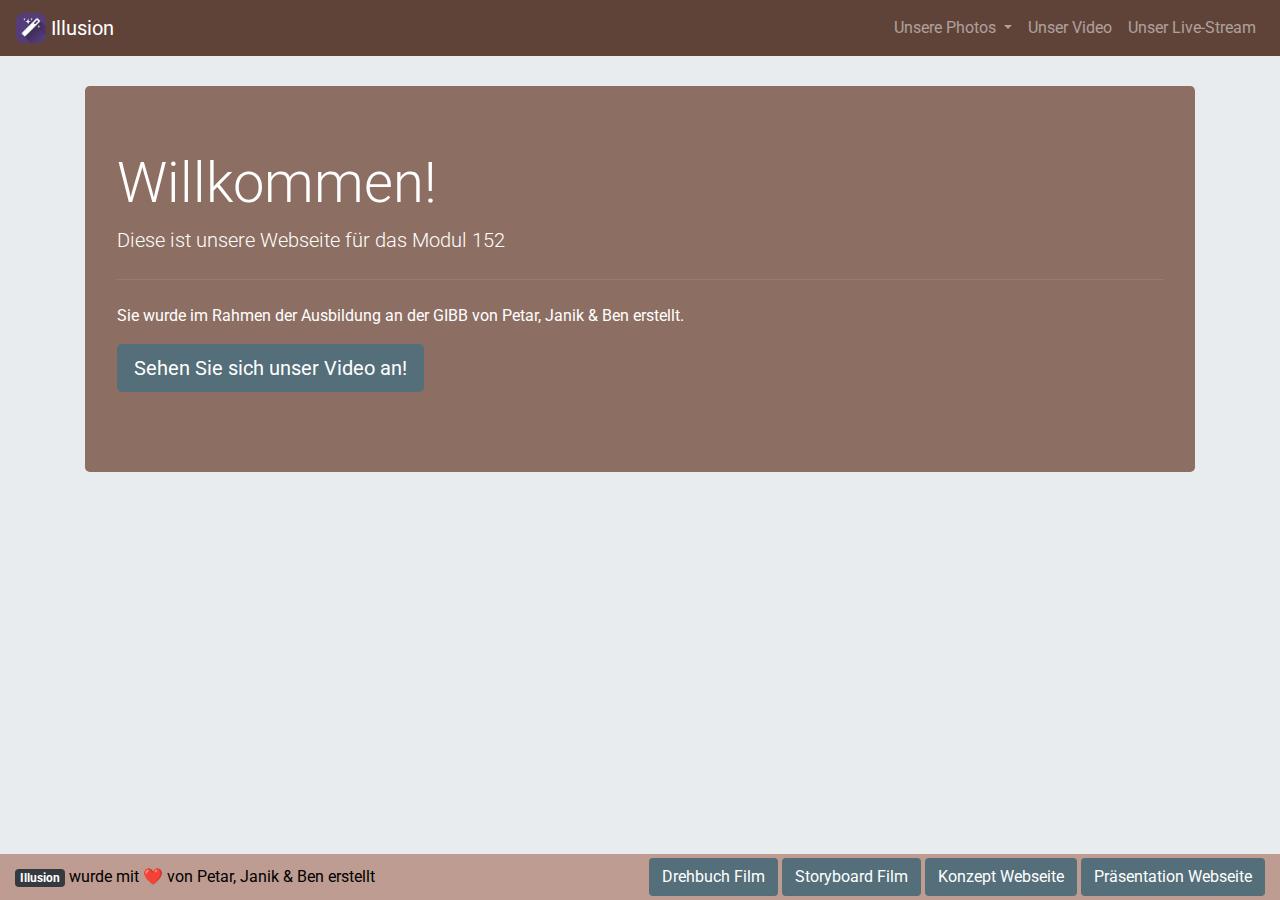
<file: index.html>
<!DOCTYPE html>
<html lang="de-CH">
<head>
  <meta charset="UTF-8">
  <meta name="viewport" content="width=device-width, initial-scale=1, shrink-to-fit=no, user-scalable=no">

  <link rel="apple-touch-icon" sizes="57x57" href="assets/favicon/apple-icon-57x57.png">
  <link rel="apple-touch-icon" sizes="60x60" href="assets/favicon/apple-icon-60x60.png">
  <link rel="apple-touch-icon" sizes="72x72" href="assets/favicon/apple-icon-72x72.png">
  <link rel="apple-touch-icon" sizes="76x76" href="assets/favicon/apple-icon-76x76.png">
  <link rel="apple-touch-icon" sizes="114x114" href="assets/favicon/apple-icon-114x114.png">
  <link rel="apple-touch-icon" sizes="120x120" href="assets/favicon/apple-icon-120x120.png">
  <link rel="apple-touch-icon" sizes="144x144" href="assets/favicon/apple-icon-144x144.png">
  <link rel="apple-touch-icon" sizes="152x152" href="assets/favicon/apple-icon-152x152.png">
  <link rel="apple-touch-icon" sizes="180x180" href="assets/favicon/apple-icon-180x180.png">
  <link rel="icon" type="image/png" sizes="192x192" href="assets/favicon/android-icon-192x192.png">
  <link rel="icon" type="image/png" sizes="32x32" href="assets/favicon/favicon-32x32.png">
  <link rel="icon" type="image/png" sizes="96x96" href="assets/favicon/favicon-96x96.png">
  <link rel="icon" type="image/png" sizes="16x16" href="assets/favicon/favicon-16x16.png">
  <link rel="manifest" href="assets/favicon/manifest.json">
  <meta name="msapplication-TileColor" content="#ffffff">
  <meta name="msapplication-TileImage" content="/ms-icon-144x144.png">
  <meta name="theme-color" content="#ffffff">

  <title>Illusion | Startseite</title>

  <!-- Bootstrap 4 CSS -->
  <link rel="stylesheet" href="https://maxcdn.bootstrapcdn.com/bootstrap/4.0.0/css/bootstrap.min.css"
        integrity="sha384-Gn5384xqQ1aoWXA+058RXPxPg6fy4IWvTNh0E263XmFcJlSAwiGgFAW/dAiS6JXm" crossorigin="anonymous">

  <!-- Font -->
  <link href="https://fonts.googleapis.com/css?family=Open+Sans|Roboto" rel="stylesheet">

  <!-- Own CSS -->
  <link rel="stylesheet" href="assets/css/style.css">
</head>
<body>

<nav class="navbar navbar-expand-lg sticky-top navbar-dark primary dark">
  <a class="navbar-brand" href=".">
    <img src="assets/img/logo.png" width="30" height="30" class="d-inline-block align-top" alt="Illusion Logo">
    Illusion
  </a>

  <button class="navbar-toggler" type="button" data-toggle="collapse" data-target="#navbarNav" aria-controls="navbarNav"
          aria-expanded="false" aria-label="Toggle navigation">
    <span class="navbar-toggler-icon"></span>
  </button>

  <div class="collapse navbar-collapse justify-content-end" id="navbarNav">
    <ul class="navbar-nav">
      <li class="nav-item dropdown">
        <a class="nav-link dropdown-toggle" href="#" id="navbarDropdownMenuLink" data-toggle="dropdown"
           aria-haspopup="true" aria-expanded="false">
          Unsere Photos
        </a>
        <div class="dropdown-menu" aria-labelledby="navbarDropdownMenuLink">
          <a class="dropdown-item" href="photos/petar">Petars Fotos</a>
          <a class="dropdown-item" href="photos/janik">Janiks Fotos</a>
          <a class="dropdown-item" href="photos/ben">Bens Fotos</a>
        </div>
      </li>
      <li class="nav-item">
        <a class="nav-link" href="video">Unser Video</a>
      </li>
      <li class="nav-item">
        <a class="nav-link" href="live-stream">Unser Live-Stream</a>
      </li>
    </ul>
  </div>
</nav>

<div class="main container">
  <div class="jumbotron primary">
    <h1 class="display-4">Willkommen!</h1>
    <p class="lead">Diese ist unsere Webseite für das Modul 152</p>
    <hr class="my-4">
    <p>Sie wurde im Rahmen der Ausbildung an der GIBB von Petar, Janik & Ben erstellt.</p>
    <p class="lead">
      <a class="btn secondary btn-lg" href="video" role="button">
        Sehen Sie sich unser Video an!
      </a>
    </p>
  </div>
</div>

<footer class="container primary light">
  <span class="footer-text">
    <a href="." class="badge badge-dark">Illusion</a> wurde mit ❤️ von Petar, Janik & Ben erstellt
  </span>
  <div class="btn-footer-group">
    <a class="btn secondary btn-footer my-1" href="assets/document/drehbuch.pdf">Drehbuch Film</a>
    <a class="btn secondary btn-footer my-1" href="assets/document/storyboard.pdf">Storyboard Film</a>
    <a class="btn secondary btn-footer my-1" href="assets/document/konzept.pdf">Konzept Webseite</a>
    <a class="btn secondary btn-footer my-1" href="">Präsentation Webseite</a>
  </div>
</footer>

<!-- JQuery & Bootstrap 4 JS -->
<script src="https://code.jquery.com/jquery-3.2.1.slim.min.js"
        integrity="sha384-KJ3o2DKtIkvYIK3UENzmM7KCkRr/rE9/Qpg6aAZGJwFDMVNA/GpGFF93hXpG5KkN"
        crossorigin="anonymous"></script>
<script src="https://maxcdn.bootstrapcdn.com/bootstrap/4.0.0/js/bootstrap.min.js"
        integrity="sha384-JZR6Spejh4U02d8jOt6vLEHfe/JQGiRRSQQxSfFWpi1MquVdAyjUar5+76PVCmYl"
        crossorigin="anonymous"></script>

</body>
</html>
</file>
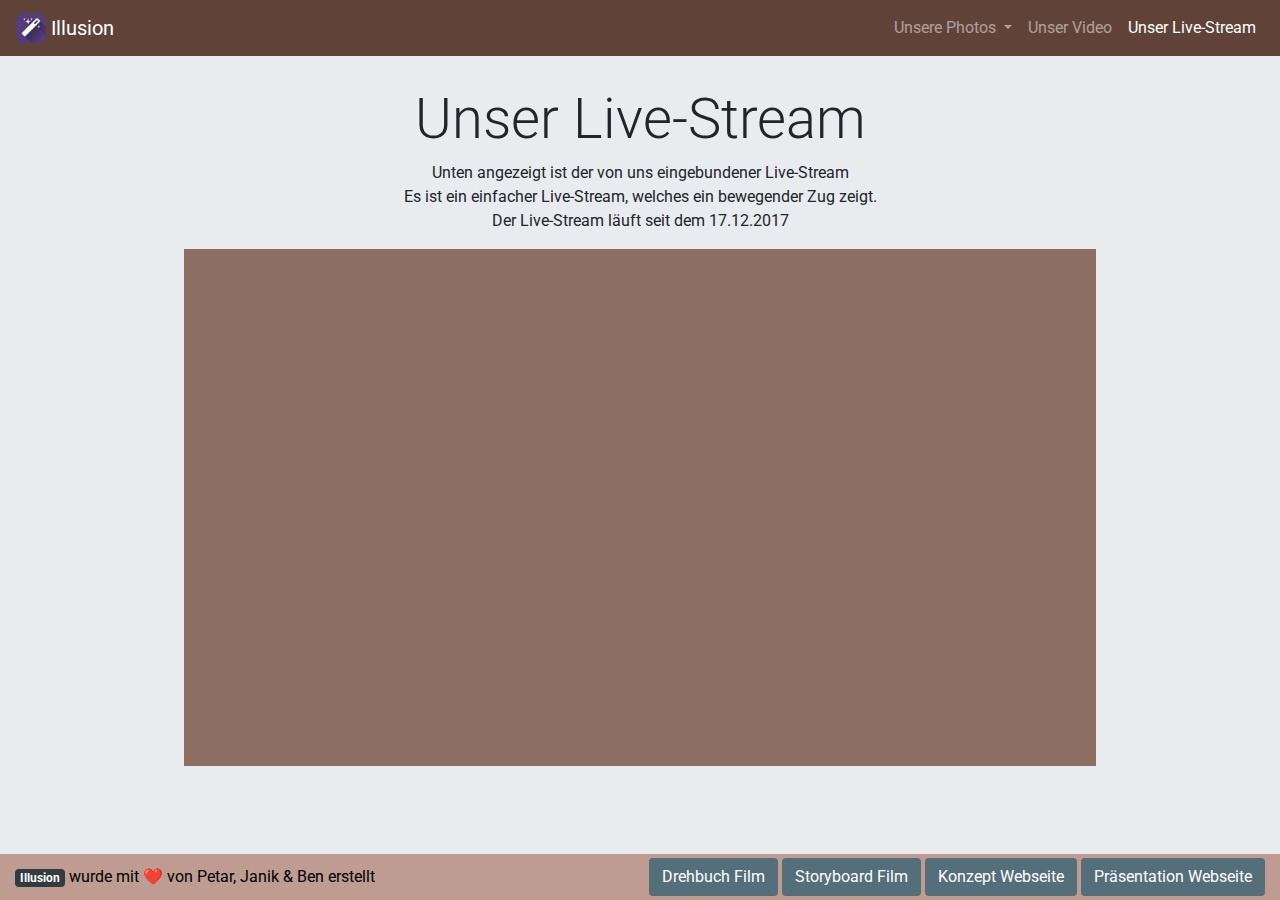
<file: live-stream/index.html>
<!DOCTYPE html>
<html lang="de-CH">
<head>
  <meta charset="UTF-8">
  <meta name="viewport" content="width=device-width, initial-scale=1, shrink-to-fit=no, user-scalable=no">

  <link rel="apple-touch-icon" sizes="57x57" href="../assets/favicon/apple-icon-57x57.png">
  <link rel="apple-touch-icon" sizes="60x60" href="../assets/favicon/apple-icon-60x60.png">
  <link rel="apple-touch-icon" sizes="72x72" href="../assets/favicon/apple-icon-72x72.png">
  <link rel="apple-touch-icon" sizes="76x76" href="../assets/favicon/apple-icon-76x76.png">
  <link rel="apple-touch-icon" sizes="114x114" href="../assets/favicon/apple-icon-114x114.png">
  <link rel="apple-touch-icon" sizes="120x120" href="../assets/favicon/apple-icon-120x120.png">
  <link rel="apple-touch-icon" sizes="144x144" href="../assets/favicon/apple-icon-144x144.png">
  <link rel="apple-touch-icon" sizes="152x152" href="../assets/favicon/apple-icon-152x152.png">
  <link rel="apple-touch-icon" sizes="180x180" href="../assets/favicon/apple-icon-180x180.png">
  <link rel="icon" type="image/png" sizes="192x192" href="../assets/favicon/android-icon-192x192.png">
  <link rel="icon" type="image/png" sizes="32x32" href="../assets/favicon/favicon-32x32.png">
  <link rel="icon" type="image/png" sizes="96x96" href="../assets/favicon/favicon-96x96.png">
  <link rel="icon" type="image/png" sizes="16x16" href="../assets/favicon/favicon-16x16.png">
  <link rel="manifest" href="../assets/favicon/manifest.json">
  <meta name="msapplication-TileColor" content="#ffffff">
  <meta name="msapplication-TileImage" content="/ms-icon-144x144.png">
  <meta name="theme-color" content="#ffffff">

  <title>Illusion | Live-Stream</title>

  <!-- Bootstrap 4 CSS -->
  <link rel="stylesheet" href="https://maxcdn.bootstrapcdn.com/bootstrap/4.0.0/css/bootstrap.min.css"
        integrity="sha384-Gn5384xqQ1aoWXA+058RXPxPg6fy4IWvTNh0E263XmFcJlSAwiGgFAW/dAiS6JXm" crossorigin="anonymous">

  <!-- Font -->
  <link href="https://fonts.googleapis.com/css?family=Open+Sans|Roboto" rel="stylesheet">

  <!-- Own CSS -->
  <link rel="stylesheet" href="../assets/css/style.css">
</head>
<body>

<nav class="navbar navbar-expand-lg sticky-top navbar-dark primary dark">
  <a class="navbar-brand" href="../">
    <img src="../assets/img/logo.png" width="30" height="30" class="d-inline-block align-top" alt="Illusion Logo">
    Illusion
  </a>

  <button class="navbar-toggler" type="button" data-toggle="collapse" data-target="#navbarNav" aria-controls="navbarNav"
          aria-expanded="false" aria-label="Toggle navigation">
    <span class="navbar-toggler-icon"></span>
  </button>

  <div class="collapse navbar-collapse justify-content-end" id="navbarNav">
    <ul class="navbar-nav">
      <li class="nav-item dropdown">
        <a class="nav-link dropdown-toggle" href="#" id="navbarDropdownMenuLink" data-toggle="dropdown"
           aria-haspopup="true" aria-expanded="false">
          Unsere Photos
        </a>
        <div class="dropdown-menu" aria-labelledby="navbarDropdownMenuLink">
          <a class="dropdown-item" href="../photos/petar">Petars Fotos</a>
          <a class="dropdown-item" href="../photos/janik">Janiks Fotos</a>
          <a class="dropdown-item" href="../photos/ben">Bens Fotos</a>
        </div>
      </li>
      <li class="nav-item">
        <a class="nav-link" href="../video">Unser Video</a>
      </li>
      <li class="nav-item">
        <a class="nav-link active" href="../live-stream">Unser Live-Stream</a>
      </li>
    </ul>
  </div>
</nav>

<div class="main container">
  <div class="row">
    <h1 class="display-4 col-12 text-center">Unser Live-Stream</h1>
    <p class="col-12 text-center">
      Unten angezeigt ist der von uns eingebundener Live-Stream <br>
      Es ist ein einfacher Live-Stream, welches ein bewegender Zug zeigt. <br>
      Der Live-Stream läuft seit dem 17.12.2017
    </p>

    <div class="video-container p-1 primary mx-auto">
    <iframe class="video" src="https://www.youtube.com/embed/qghQ5eKGcyE?rel=0&amp;showinfo=0" frameborder="0"
            allow="autoplay; encrypted-media" allowfullscreen></iframe>
    </div>
  </div>
</div>

<footer class="container primary light">
  <span class="footer-text">
    <a href="../" class="badge badge-dark">Illusion</a> wurde mit ❤️ von Petar, Janik & Ben erstellt
  </span>
  <div class="btn-footer-group">
    <a class="btn secondary btn-footer my-1" href="../assets/document/drehbuch.pdf">Drehbuch Film</a>
    <a class="btn secondary btn-footer my-1" href="../assets/document/storyboard.pdf">Storyboard Film</a>
    <a class="btn secondary btn-footer my-1" href="../assets/document/konzept.pdf">Konzept Webseite</a>
    <a class="btn secondary btn-footer my-1" href="">Präsentation Webseite</a>
  </div>
</footer>

<!-- JQuery & Bootstrap 4 JS -->
<script src="https://code.jquery.com/jquery-3.2.1.slim.min.js"
        integrity="sha384-KJ3o2DKtIkvYIK3UENzmM7KCkRr/rE9/Qpg6aAZGJwFDMVNA/GpGFF93hXpG5KkN"
        crossorigin="anonymous"></script>
<script src="https://maxcdn.bootstrapcdn.com/bootstrap/4.0.0/js/bootstrap.min.js"
        integrity="sha384-JZR6Spejh4U02d8jOt6vLEHfe/JQGiRRSQQxSfFWpi1MquVdAyjUar5+76PVCmYl"
        crossorigin="anonymous"></script>

</body>
</html>
</file>
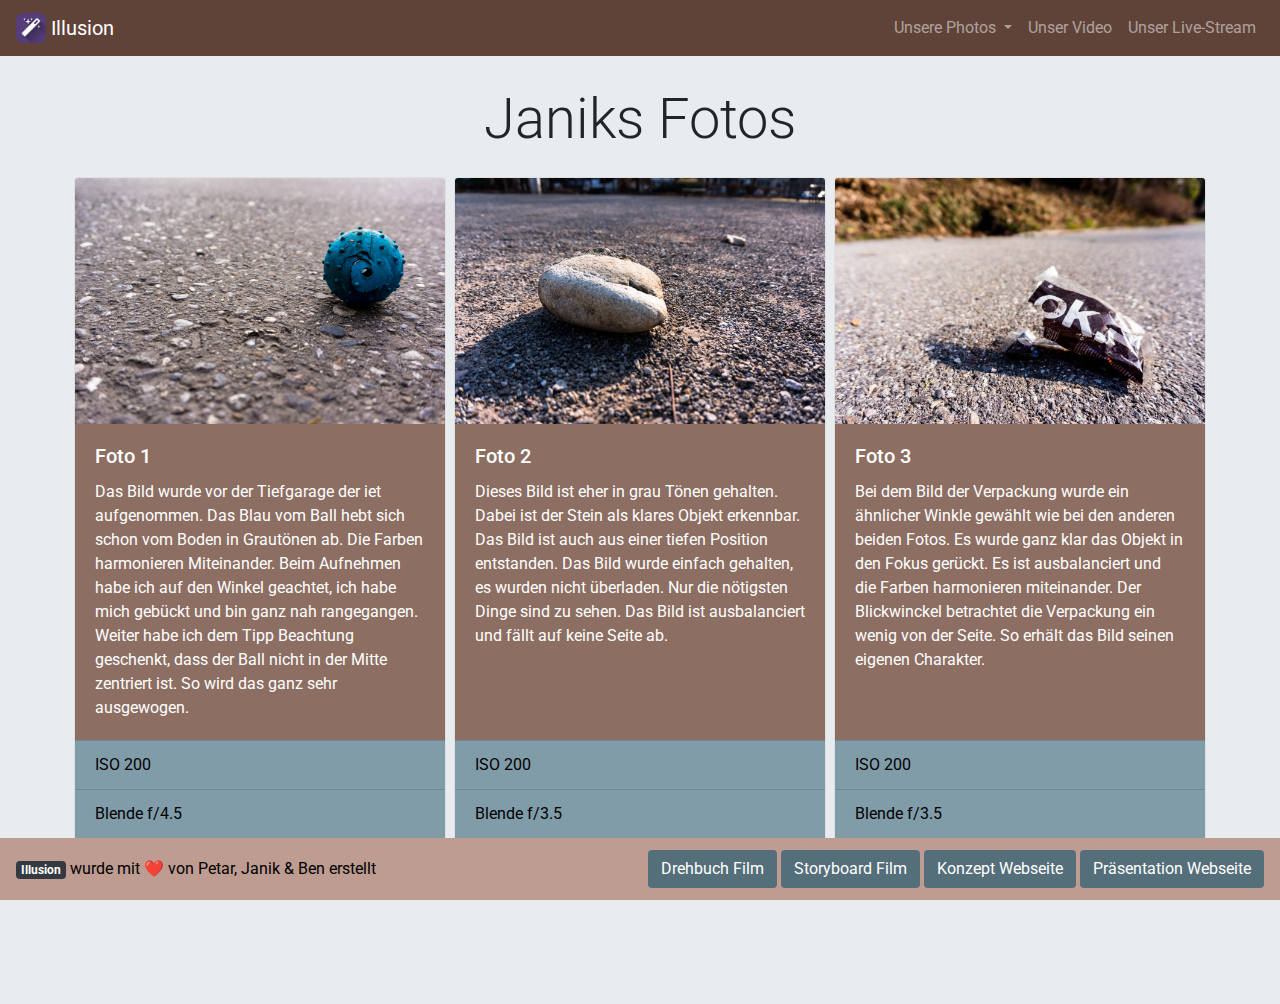
<file: photos/janik/index.html>
<!DOCTYPE html>
<html lang="de-CH">
<head>
  <meta charset="UTF-8">
  <meta name="viewport" content="width=device-width, initial-scale=1, shrink-to-fit=no, user-scalable=no">

  <link rel="apple-touch-icon" sizes="57x57" href="../../assets/favicon/apple-icon-57x57.png">
  <link rel="apple-touch-icon" sizes="60x60" href="../../assets/favicon/apple-icon-60x60.png">
  <link rel="apple-touch-icon" sizes="72x72" href="../../assets/favicon/apple-icon-72x72.png">
  <link rel="apple-touch-icon" sizes="76x76" href="../../assets/favicon/apple-icon-76x76.png">
  <link rel="apple-touch-icon" sizes="114x114" href="../../assets/favicon/apple-icon-114x114.png">
  <link rel="apple-touch-icon" sizes="120x120" href="../../assets/favicon/apple-icon-120x120.png">
  <link rel="apple-touch-icon" sizes="144x144" href="../../assets/favicon/apple-icon-144x144.png">
  <link rel="apple-touch-icon" sizes="152x152" href="../../assets/favicon/apple-icon-152x152.png">
  <link rel="apple-touch-icon" sizes="180x180" href="../../assets/favicon/apple-icon-180x180.png">
  <link rel="icon" type="image/png" sizes="192x192" href="../../assets/favicon/android-icon-192x192.png">
  <link rel="icon" type="image/png" sizes="32x32" href="../../assets/favicon/favicon-32x32.png">
  <link rel="icon" type="image/png" sizes="96x96" href="../../assets/favicon/favicon-96x96.png">
  <link rel="icon" type="image/png" sizes="16x16" href="../../assets/favicon/favicon-16x16.png">
  <link rel="manifest" href="../../assets/favicon/manifest.json">
  <meta name="msapplication-TileColor" content="#ffffff">
  <meta name="msapplication-TileImage" content="/ms-icon-144x144.png">
  <meta name="theme-color" content="#ffffff">

  <title>Illusion | Janiks Fotos</title>

  <!-- Bootstrap 4 CSS -->
  <link rel="stylesheet" href="https://maxcdn.bootstrapcdn.com/bootstrap/4.0.0/css/bootstrap.min.css"
        integrity="sha384-Gn5384xqQ1aoWXA+058RXPxPg6fy4IWvTNh0E263XmFcJlSAwiGgFAW/dAiS6JXm" crossorigin="anonymous">

  <!-- Font -->
  <link href="https://fonts.googleapis.com/css?family=Open+Sans|Roboto" rel="stylesheet">

  <!-- Own CSS -->
  <link rel="stylesheet" href="../../assets/css/style.css">
</head>
<body>

<nav class="navbar navbar-expand-lg sticky-top navbar-dark primary dark">
  <a class="navbar-brand" href="../../">
    <img src="../../assets/img/logo.png" width="30" height="30" class="d-inline-block align-top" alt="Illusion Logo">
    Illusion
  </a>

  <button class="navbar-toggler" type="button" data-toggle="collapse" data-target="#navbarNav" aria-controls="navbarNav"
          aria-expanded="false" aria-label="Toggle navigation">
    <span class="navbar-toggler-icon"></span>
  </button>

  <div class="collapse navbar-collapse justify-content-end" id="navbarNav">
    <ul class="navbar-nav">
      <li class="nav-item dropdown">
        <a class="nav-link dropdown-toggle" href="#" id="navbarDropdownMenuLink" data-toggle="dropdown"
           aria-haspopup="true" aria-expanded="false">
          Unsere Photos
        </a>
        <div class="dropdown-menu" aria-labelledby="navbarDropdownMenuLink">
          <a class="dropdown-item" href="../../photos/petar">Petars Fotos</a>
          <a class="dropdown-item active" href="../../photos/janik">Janiks Fotos</a>
          <a class="dropdown-item" href="../../photos/ben">Bens Fotos</a>
        </div>
      </li>
      <li class="nav-item">
        <a class="nav-link" href="../../video">Unser Video</a>
      </li>
      <li class="nav-item">
        <a class="nav-link" href="../../live-stream">Unser Live-Stream</a>
      </li>
    </ul>
  </div>
</nav>

<div class="main container">
  <div class="row">
    <h1 class="display-4 col-12 text-center">Janiks Fotos</h1>

    <div class="card p-0 mx-lg-1 my-3 col-12 col-lg">
      <img class="card-img-top" src="../../assets/photo/janik/ball.jpg">
      <div class="card-body primary">
        <h5 class="card-title">Foto 1</h5>
        <p class="card-text">Das Bild wurde vor der Tiefgarage der iet aufgenommen. Das Blau vom Ball hebt sich schon
          vom Boden in Grautönen ab. Die Farben harmonieren Miteinander. Beim Aufnehmen habe ich auf den Winkel
          geachtet, ich habe mich gebückt und bin ganz nah rangegangen. Weiter habe ich dem Tipp Beachtung geschenkt,
          dass der Ball nicht in der Mitte zentriert ist. So wird das ganz sehr ausgewogen.</p>
      </div>
      <ul class="list-group list-group-flush">
        <li class="list-group-item secondary light">ISO 200</li>
        <li class="list-group-item secondary light">Blende f/4.5</li>
        <li class="list-group-item secondary light">Verschluss 1/250 Sek.</li>
      </ul>
    </div>

    <div class="card p-0 mx-lg-1 my-3 col-12 col-lg">
      <img class="card-img-top" src="../../assets/photo/janik/stein.jpg">
      <div class="card-body primary">
        <h5 class="card-title">Foto 2</h5>
        <p class="card-text">Dieses Bild ist eher in grau Tönen gehalten. Dabei ist der Stein als klares Objekt
          erkennbar. Das Bild ist auch aus einer tiefen Position entstanden. Das Bild wurde einfach gehalten, es wurden
          nicht überladen. Nur die nötigsten Dinge sind zu sehen. Das Bild ist ausbalanciert und fällt auf keine Seite
          ab.</p>
      </div>
      <ul class="list-group list-group-flush">
        <li class="list-group-item secondary light">ISO 200</li>
        <li class="list-group-item secondary light">Blende f/3.5</li>
        <li class="list-group-item secondary light">Verschluss 1/1600 Sek.</li>
      </ul>
    </div>

    <div class="card p-0 mx-lg-1 my-3 col-12 col-lg">
      <img class="card-img-top" src="../../assets/photo/janik/verpackung.jpg">
      <div class="card-body primary">
        <h5 class="card-title">Foto 3</h5>
        <p class="card-text">Bei dem Bild der Verpackung wurde ein ähnlicher Winkle gewählt wie bei den anderen beiden
          Fotos. Es wurde ganz klar das Objekt in den Fokus gerückt. Es ist ausbalanciert und die Farben harmonieren
          miteinander. Der Blickwinckel betrachtet die Verpackung ein wenig von der Seite. So erhält das Bild seinen
          eigenen Charakter.</p>
      </div>
      <ul class="list-group list-group-flush">
        <li class="list-group-item secondary light">ISO 200</li>
        <li class="list-group-item secondary light">Blende f/3.5</li>
        <li class="list-group-item secondary light">Verschluss 1/1600 Sek.</li>
      </ul>
    </div>
  </div>
</div>

<footer class="navbar fixed-bottom primary light">
  <span class="navbar-text">
    <a href="../../" class="badge badge-dark">Illusion</a> wurde mit ❤️ von Petar, Janik & Ben erstellt
  </span>
  <div class="justify-content-end btn-footer-group">
    <a class="btn secondary btn-footer my-1" href="../../assets/document/drehbuch.pdf">Drehbuch Film</a>
    <a class="btn secondary btn-footer my-1" href="../../assets/document/storyboard.pdf">Storyboard Film</a>
    <a class="btn secondary btn-footer my-1" href="">Konzept Webseite</a>
    <a class="btn secondary btn-footer my-1" href="">Präsentation Webseite</a>
  </div>
</footer>

<!-- JQuery & Bootstrap 4 JS -->
<script src="https://code.jquery.com/jquery-3.2.1.slim.min.js"
        integrity="sha384-KJ3o2DKtIkvYIK3UENzmM7KCkRr/rE9/Qpg6aAZGJwFDMVNA/GpGFF93hXpG5KkN"
        crossorigin="anonymous"></script>
<script src="https://maxcdn.bootstrapcdn.com/bootstrap/4.0.0/js/bootstrap.min.js"
        integrity="sha384-JZR6Spejh4U02d8jOt6vLEHfe/JQGiRRSQQxSfFWpi1MquVdAyjUar5+76PVCmYl"
        crossorigin="anonymous"></script>

</body>
</html>
</file>
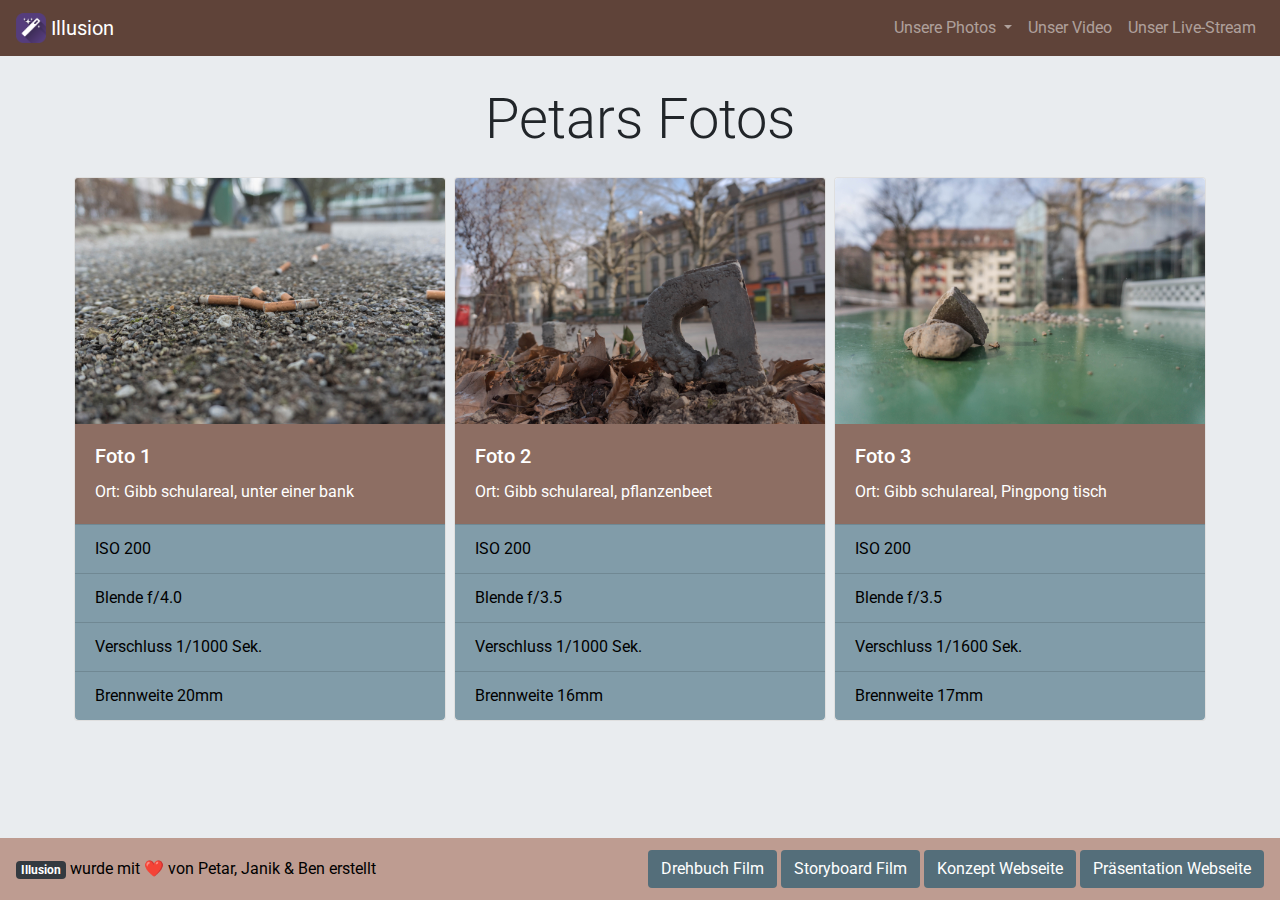
<file: photos/petar/index.html>
<!DOCTYPE html>
<html lang="de-CH">
<head>
  <meta charset="UTF-8">
  <meta name="viewport" content="width=device-width, initial-scale=1, shrink-to-fit=no, user-scalable=no">

  <link rel="apple-touch-icon" sizes="57x57" href="../../assets/favicon/apple-icon-57x57.png">
  <link rel="apple-touch-icon" sizes="60x60" href="../../assets/favicon/apple-icon-60x60.png">
  <link rel="apple-touch-icon" sizes="72x72" href="../../assets/favicon/apple-icon-72x72.png">
  <link rel="apple-touch-icon" sizes="76x76" href="../../assets/favicon/apple-icon-76x76.png">
  <link rel="apple-touch-icon" sizes="114x114" href="../../assets/favicon/apple-icon-114x114.png">
  <link rel="apple-touch-icon" sizes="120x120" href="../../assets/favicon/apple-icon-120x120.png">
  <link rel="apple-touch-icon" sizes="144x144" href="../../assets/favicon/apple-icon-144x144.png">
  <link rel="apple-touch-icon" sizes="152x152" href="../../assets/favicon/apple-icon-152x152.png">
  <link rel="apple-touch-icon" sizes="180x180" href="../../assets/favicon/apple-icon-180x180.png">
  <link rel="icon" type="image/png" sizes="192x192" href="../../assets/favicon/android-icon-192x192.png">
  <link rel="icon" type="image/png" sizes="32x32" href="../../assets/favicon/favicon-32x32.png">
  <link rel="icon" type="image/png" sizes="96x96" href="../../assets/favicon/favicon-96x96.png">
  <link rel="icon" type="image/png" sizes="16x16" href="../../assets/favicon/favicon-16x16.png">
  <link rel="manifest" href="../../assets/favicon/manifest.json">
  <meta name="msapplication-TileColor" content="#ffffff">
  <meta name="msapplication-TileImage" content="/ms-icon-144x144.png">
  <meta name="theme-color" content="#ffffff">

  <title>Illusion | Petars Fotos</title>

  <!-- Bootstrap 4 CSS -->
  <link rel="stylesheet" href="https://maxcdn.bootstrapcdn.com/bootstrap/4.0.0/css/bootstrap.min.css"
        integrity="sha384-Gn5384xqQ1aoWXA+058RXPxPg6fy4IWvTNh0E263XmFcJlSAwiGgFAW/dAiS6JXm" crossorigin="anonymous">

  <!-- Font -->
  <link href="https://fonts.googleapis.com/css?family=Open+Sans|Roboto" rel="stylesheet">

  <!-- Own CSS -->
  <link rel="stylesheet" href="../../assets/css/style.css">
</head>
<body>

<nav class="navbar navbar-expand-lg sticky-top navbar-dark primary dark">
  <a class="navbar-brand" href="../../">
    <img src="../../assets/img/logo.png" width="30" height="30" class="d-inline-block align-top" alt="Illusion Logo">
    Illusion
  </a>

  <button class="navbar-toggler" type="button" data-toggle="collapse" data-target="#navbarNav" aria-controls="navbarNav"
          aria-expanded="false" aria-label="Toggle navigation">
    <span class="navbar-toggler-icon"></span>
  </button>

  <div class="collapse navbar-collapse justify-content-end" id="navbarNav">
    <ul class="navbar-nav">
      <li class="nav-item dropdown">
        <a class="nav-link dropdown-toggle" href="#" id="navbarDropdownMenuLink" data-toggle="dropdown"
           aria-haspopup="true" aria-expanded="false">
          Unsere Photos
        </a>
        <div class="dropdown-menu" aria-labelledby="navbarDropdownMenuLink">
          <a class="dropdown-item active" href="../../photos/petar">Petars Fotos</a>
          <a class="dropdown-item" href="../../photos/janik">Janiks Fotos</a>
          <a class="dropdown-item" href="../../photos/ben">Bens Fotos</a>
        </div>
      </li>
      <li class="nav-item">
        <a class="nav-link" href="../../video">Unser Video</a>
      </li>
      <li class="nav-item">
        <a class="nav-link" href="../../live-stream">Unser Live-Stream</a>
      </li>
    </ul>
  </div>
</nav>

<div class="main container">
  <div class="row">
    <h1 class="display-4 col-12 text-center">Petars Fotos</h1>

    <div class="card p-0 mx-lg-1 my-3 col-12 col-lg">
      <img class="card-img-top" src="../../assets/photo/petar/petar-1.jpg">
      <div class="card-body primary">
        <h5 class="card-title">Foto 1</h5>
        <p class="card-text">Ort: Gibb schulareal, unter einer bank</p>
      </div>
      <ul class="list-group list-group-flush">
        <li class="list-group-item secondary light">ISO 200</li>
        <li class="list-group-item secondary light">Blende f/4.0</li>
        <li class="list-group-item secondary light">Verschluss 1/1000 Sek.</li>
        <li class="list-group-item secondary light">Brennweite 20mm</li>
      </ul>
    </div>

    <div class="card p-0 mx-lg-1 my-3 col-12 col-lg">
      <img class="card-img-top" src="../../assets/photo/petar/petar-2.jpg">
      <div class="card-body primary">
        <h5 class="card-title">Foto 2</h5>
        <p class="card-text">Ort: Gibb schulareal, pflanzenbeet</p>
      </div>
      <ul class="list-group list-group-flush">
        <li class="list-group-item secondary light">ISO 200</li>
        <li class="list-group-item secondary light">Blende f/3.5</li>
        <li class="list-group-item secondary light">Verschluss 1/1000 Sek.</li>
        <li class="list-group-item secondary light">Brennweite 16mm</li>
      </ul>
    </div>

    <div class="card p-0 mx-lg-1 my-3 col-12 col-lg">
      <img class="card-img-top" src="../../assets/photo/petar/petar-3.jpg">
      <div class="card-body primary">
        <h5 class="card-title">Foto 3</h5>
        <p class="card-text">Ort: Gibb schulareal, Pingpong tisch</p>
      </div>
      <ul class="list-group list-group-flush">
        <li class="list-group-item secondary light">ISO 200</li>
        <li class="list-group-item secondary light">Blende f/3.5</li>
        <li class="list-group-item secondary light">Verschluss 1/1600 Sek.</li>
        <li class="list-group-item secondary light">Brennweite 17mm</li>
      </ul>
    </div>
  </div>
</div>

<footer class="navbar fixed-bottom primary light">
  <span class="navbar-text">
    <a href="../../" class="badge badge-dark">Illusion</a> wurde mit ❤️ von Petar, Janik & Ben erstellt
  </span>
  <div class="justify-content-end btn-footer-group">
    <a class="btn secondary btn-footer my-1" href="../../assets/document/drehbuch.pdf">Drehbuch Film</a>
    <a class="btn secondary btn-footer my-1" href="../../assets/document/storyboard.pdf">Storyboard Film</a>
    <a class="btn secondary btn-footer my-1" href="">Konzept Webseite</a>
    <a class="btn secondary btn-footer my-1" href="">Präsentation Webseite</a>
  </div>
</footer>

<!-- JQuery & Bootstrap 4 JS -->
<script src="https://code.jquery.com/jquery-3.2.1.slim.min.js"
        integrity="sha384-KJ3o2DKtIkvYIK3UENzmM7KCkRr/rE9/Qpg6aAZGJwFDMVNA/GpGFF93hXpG5KkN"
        crossorigin="anonymous"></script>
<script src="https://maxcdn.bootstrapcdn.com/bootstrap/4.0.0/js/bootstrap.min.js"
        integrity="sha384-JZR6Spejh4U02d8jOt6vLEHfe/JQGiRRSQQxSfFWpi1MquVdAyjUar5+76PVCmYl"
        crossorigin="anonymous"></script>

</body>
</html>
</file>
<file: assets/css/style.css>
html {
  min-height: 100vh;
  position: relative;
}

body {
  background-color: #e9ecef;
  font-family: 'Roboto', 'Open Sans', sans-serif;
}

hr {
  border-top: 1px solid rgba(255, 255, 255, .1);
}

footer {
  position: absolute;
  bottom: 0;
  max-width: 100% !important;
}

a.btn.secondary:hover {
  background-color: #29434e;
  color: white;
}

.display-4 {
  font-size: 3rem;
}

.btn-lg {
  font-size: initial;
}

.primary {
  background-color: #8d6e63;
  color: white;
}

.primary.dark {
  background-color: #5f4339;
}

.primary.light {
  background-color: #be9c91;
  color: black;
}

.secondary {
  background-color: #546e7a;
  color: white;
}

.secondary.light {
  background-color: #819ca9;
  color: black;
}

.secondary.dark {
  background-color: #29434e;
}

.main.container {
  margin: 30px auto 275px auto;
}

.footer-text {
  line-height: 45px;
}

.btn-footer-group {
  width: 100%;
}

.btn-footer {
  display: block;
  width: 100%;
}

.video-container {
  padding-top: 56.25% !important;
  width: 100%;
  position: relative;
}

.video {
  position: absolute;
  width: 100%;
  height: 100%;
  top: 0;
  left: 0;
  padding: 5px;
}

@media only screen and (min-width: 1200px) {
  .display-4 {
    font-size: 3.5rem;
  }

  .btn-lg {
    font-size: 1.25rem;
  }

  .main.container {
    margin: 30px auto 100px auto;
  }

  .video-container {
    width: 80%;
    padding-top: 45% !important;
  }

  .btn-footer-group {
    display: inline-block;
    float: right;
    width: auto;
  }

  .btn-footer {
    display: inline-block;
    width: auto;
  }
}
</file>
